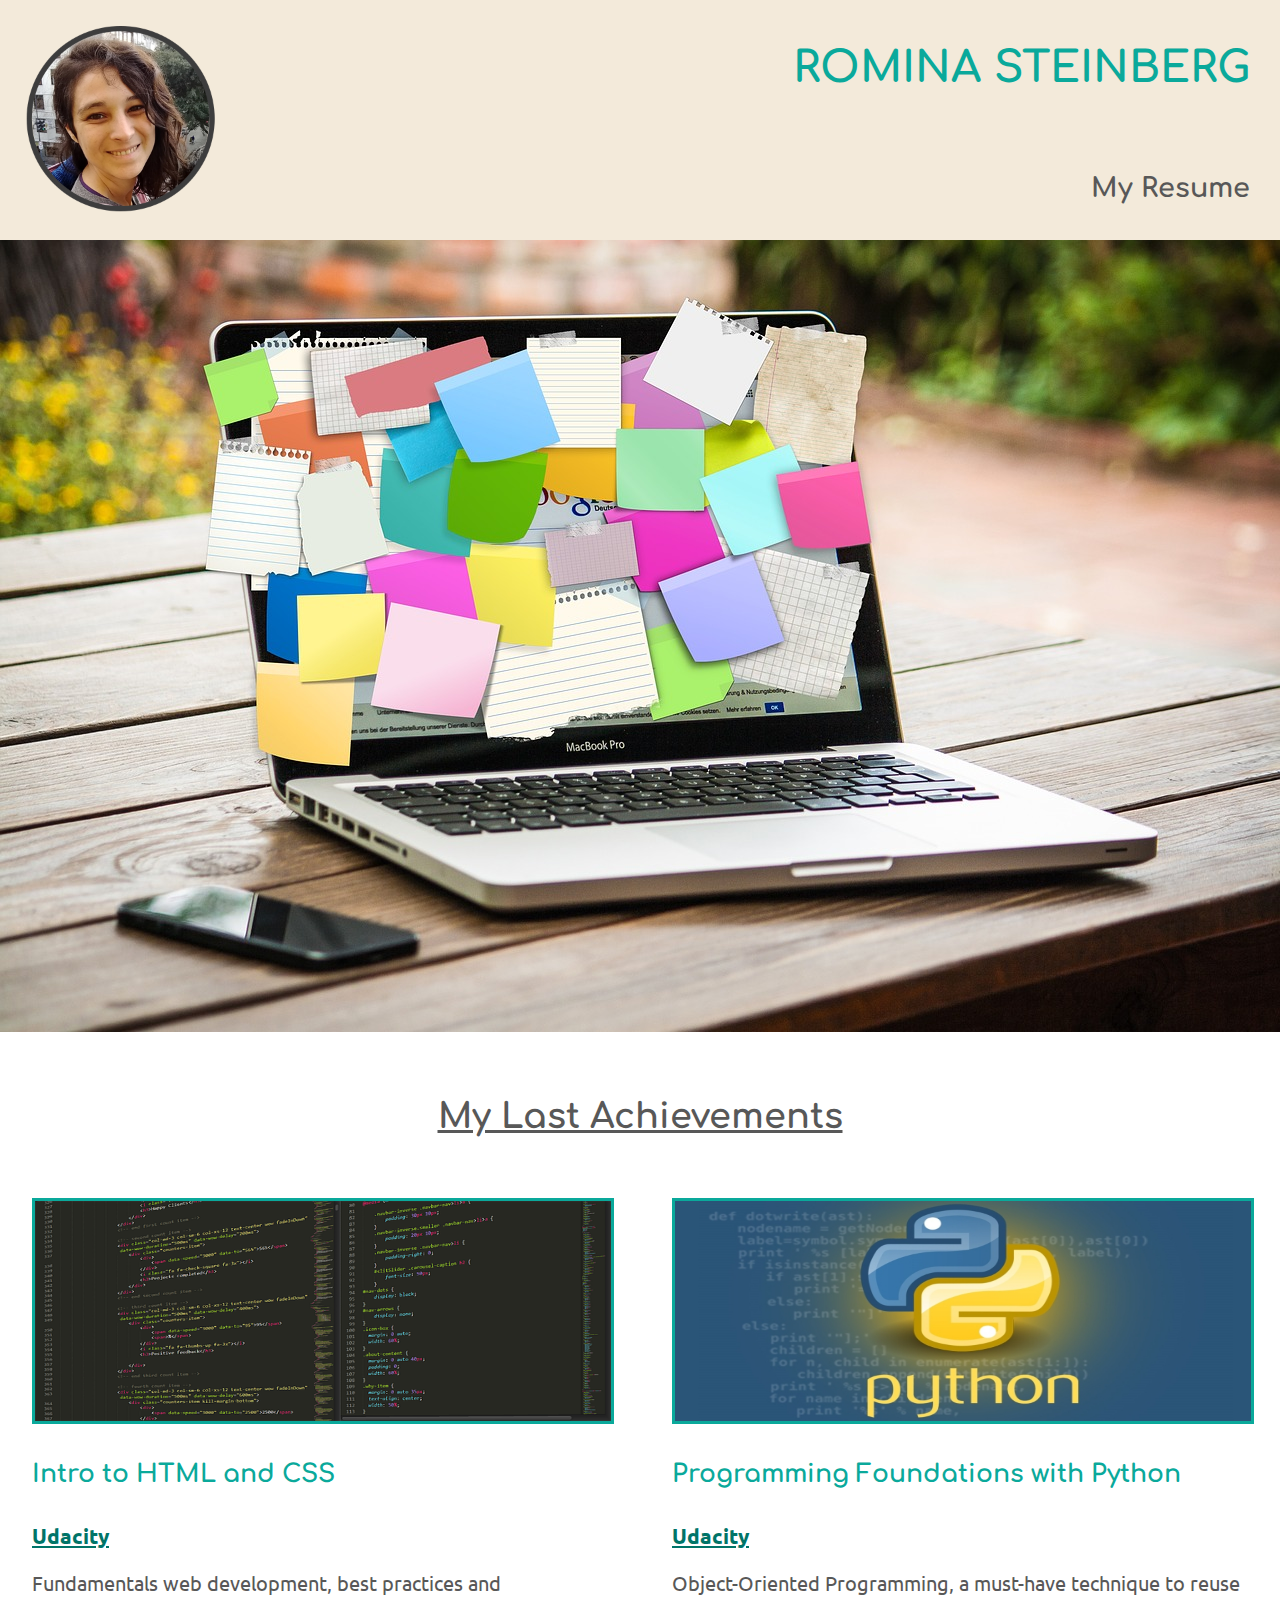
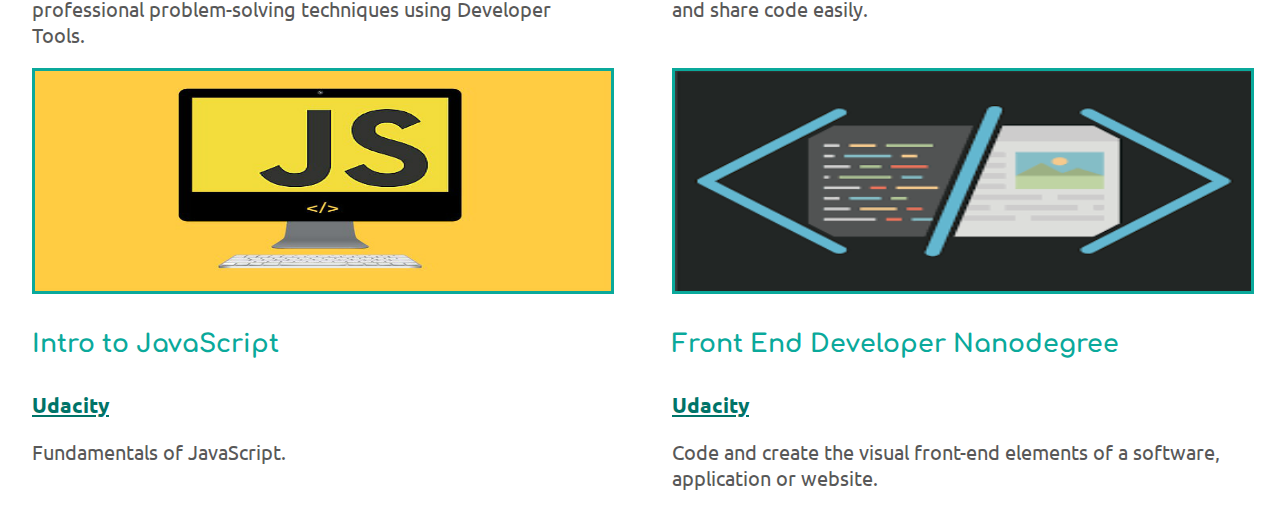
<file: index.html>
<!DOCTYPE html>
<html>
	<head>
		<meta charset="utf-8">
		<title>Romina Steinberg, my Resume</title>
		<meta name="description" content="Romina Steinberg Resume">
		<link href="https://fonts.googleapis.com/css?family=Comfortaa:400,700|Ubuntu" rel="stylesheet">
		<meta name="viewport" content="width=device-width, initial-scale=1.0">
		<link rel="stylesheet" href="css/style.css">
		<link rel="stylesheet" href="css/responsive.css">
	</head>
	<body>

		<header class="header">
			<img class="header_portrait" src="images/rostro.png" alt="A little image of me">
			<div class="titles">
				<h1 class="title">Romina Steinberg</h1>
				<h2 class="subtitle">My resume</h2>
			</div>
		</header>

		<main>
			<div class="hero">
				<img class="hero_image" src="images/notebook.jpg" alt="A notebook with a lot of notes on it">
			</div>

			<section class="courses_container">
				<h3 class="courses_title">My last achievements</h3>
				<div class="courses">
					<div class="course_item">
						<img class="course_image" src="images/html_css.png" alt="html and css code in a black screen">
						<div class="course_description">
							<h4>Intro to HTML and CSS</h4>
								<div class="details">
									<a href=https://www.udacity.com/course/intro-to-html-and-css--ud001/>Udacity</a>
									<p>Fundamentals web development, best practices and professional problem-solving techniques using Developer Tools.</p>
								</div>
						</div>
					</div>

					<div class="course_item">
						<img class="course_image" src="images/Python.jpg" alt="Python Logo">
						<div class="course_description">
							<h4>Programming Foundations with Python</h4>
							<div class="details">
								<a href=https://www.udacity.com/course/programming-foundations-with-python--ud036/>Udacity</a>
								<p>Object-Oriented Programming, a must-have technique to reuse and share code easily.</p>
							</div>
						</div>
					</div>

					<div class="course_item">
						<img class="course_image" src="images/Javascript.jpg" alt="Javascript Logo">
						<div class="course_description">
							<h4>Intro to JavaScript</h4>
							<div class="details">
								<a href=https://www.udacity.com/course/intro-to-javascript--ud803>Udacity</a>
								<p>Fundamentals of JavaScript.</p>
							</div>
						</div>
					</div>

					<div class="course_item">
						<img class="course_image" src="images/frontend.png" alt="A code image">
						<div class="course_description">
							<h4>Front End Developer Nanodegree</h4>
							<div class="details">
								<a href=https://www.udacity.com/course/front-end-web-developer-nanodegree--nd001>Udacity</a>
								<p>Code and create the visual front-end elements of a software, application or website.</p>
							</div>
						</div>
					</div>

					<div class="description_alt">
						<div class=course_description_alt>
							<a href=https://www.udacity.com/course/intro-to-html-and-css--ud001/>Udacity</a>
							<p>Fundamentals web development, best practices and professional problem-solving techniques using Developer Tools.</p>
						</div>

						<div class=course_description_alt>
							<a href=https://www.udacity.com/course/programming-foundations-with-python--ud036/>Udacity</a>
							<p>Object-Oriented Programming, a must-have technique to reuse and share code easily.</p>
						</div>

<!––For style purposes the links and the description of the courses are grouped in a div. This is shown after a min-width:1300px --!>

						<div class=course_description_alt>
							<a href=https://www.udacity.com/course/intro-to-javascript--ud803>Udacity</a>
							<p>Fundamentals of JavaScript.</p>
						</div>

						<div class=course_description_alt>
							<a href=https://www.udacity.com/course/front-end-web-developer-nanodegree--nd001>Udacity</a>
							<p>Code and create the visual front-end elements of a software, application or website.</p>
						</div>
					</div>
				</div>
			</section>
		</main>
	</body>
</html>
</file>
<file: css/style.css>
/* General Settings*/

html, body{
	margin: 0px;
	padding: 0px;
}

body{
	width: 100%;
	font: 16px 'Ubuntu', sans-serif;
	color: #585858;
}

h1,h2,h3,h4{
	font-family: 'Comfortaa', cursive;
}

h4{
	color: #0aa99b;
}

a {
	color: #007468;
    font-weight: 700;
}

/*Header*/

.header {
	width: 100%;
    display: flex;
    flex-wrap: wrap;
    justify-content: center;
    background-color: #F3EADA;
}

.header_portrait {
	width: 200px;
    height: 200px;
}

.titles{
	width: 100%;
}

.title{
	font: 700 30px 'Comfortaa', cursive;
    color: #0aa99b;
    font-weight: 700;
    text-transform: uppercase;
}

.title, .subtitle{
	display: flex;
	justify-content: center;
}

.subtitle{
	text-transform: capitalize;
	font-size: 25px;
}

/*Main*/

/*Hero*/

.hero_image{
	width: 100%;
}

/*Courses*/

.courses_container{
    margin-top: 25px;
}

.course_item{
	width: 80%;
    margin: auto;
}

.courses_title{
	text-transform: capitalize;
	display: flex;
    justify-content: center;
    text-decoration: underline;
    font-size: 22px;
}

.course_image{
    border-style: solid;
    border-color: #0aa99b;
    border-width: 3px;
    width: 100%;
}

.description_alt{
	display: none;
}
</file>
<file: css/responsive.css>
@media  screen and (max-width: 749px) {
	.title {
		margin: 20px;
	}
}

@media screen and (min-width: 750px) {
	.header {
		justify-content: flex-start;
		flex-wrap: nowrap;
	}

	.header_portrait {
		padding: 20px;
	}

	.titles {
		padding-right: 30px;
		align-items: center;
		display: flex;
		flex-wrap: wrap;
	}

	.title, .subtitle {
		justify-content: flex-end;
		width: 100%;
	}

	.title {
		font-size: 35px;
	}

	.subtitle {
		font-size: 27px;
	}

	.courses_title {
		font-size: 27px;
		padding: 20px;
	}

	h4 {
		font-size: 25px;
	}

	a {
		font-size: 21px;
	}

	p {
		font-size: 20px;
	}
}

@media screen and (min-width: 1000px) {
	.title {
		font-size: 43px;
	}

	.subtitle {
		font-size: 27px;
	}

	.courses {
		display: flex;
    	flex-wrap: wrap;
    	justify-content: space-around;
	}

	.courses_title {
		font-size: 35px;
		padding: 27px;
	}

	.course_item {
		width: 45%;
		margin: unset;
	}

	.course_image {
		height: 220px;
	}
}

@media screen and (min-width: 1300px) {
	.header_portrait{
		padding: 45px;
		margin-left: 33px;
	}

	.title {
		font-size: 60px;
	}

	.subtitle {
		font-size: 35px;
	}

	.courses_title {
		font-size: 40px;
		padding: 40px;
	}

	.course_item {
		width: 23%;
	}

	.description_alt {
		display: flex;
		flex-wrap: wrap;
		justify-content: space-around;
	}

	.details {
		display: none;
	}

	.course_description_alt {
		width: 23%;
	}

	h4 {
		font-size: 20px;
	}

	a {
		font-size: 19px;
	}

	p {
		font-size: 18px;
	}
}
</file>
